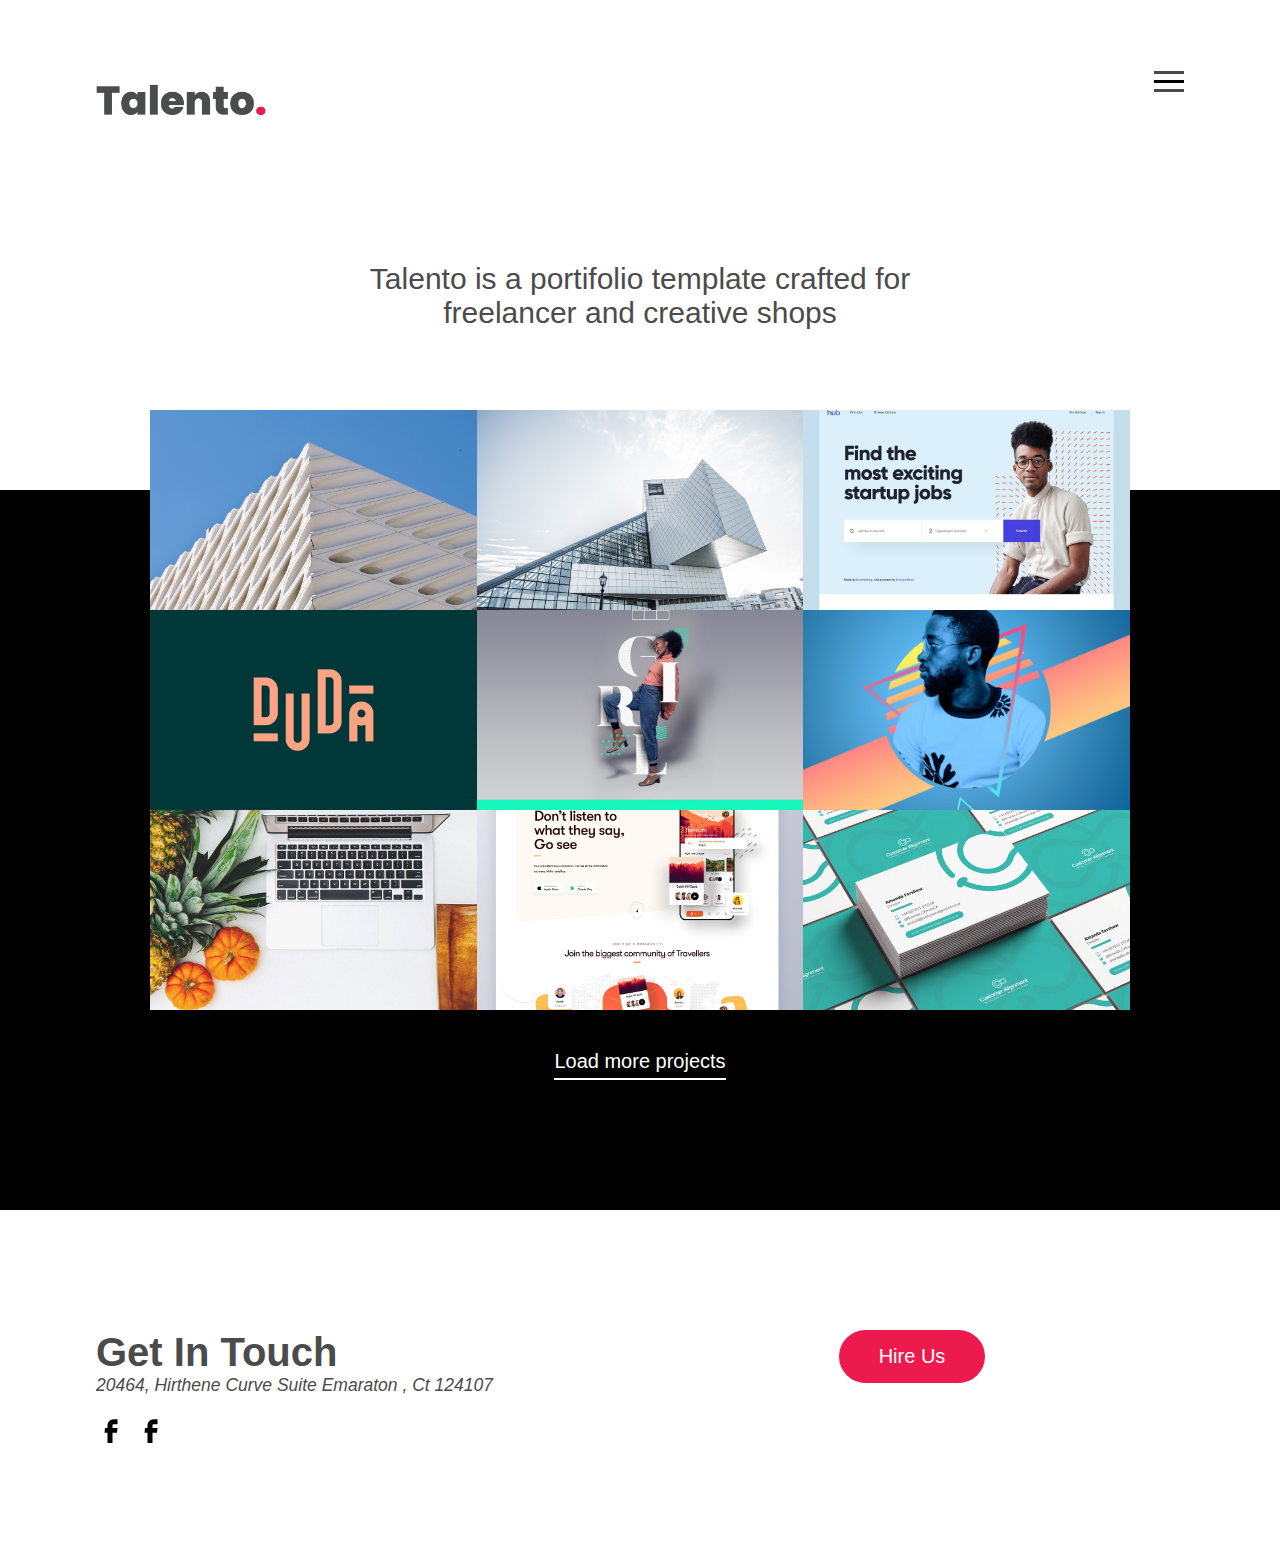
<file: index.html>
<!DOCTYPE html>
<html lang="en">

<head>
    <meta charset="UTF-8">
    <meta name="viewport" content="width=device-width, initial-scale=1.0">
    <meta http-equiv="X-UA-Compatible" content="ie=edge">
    <link rel="stylesheet" href="sass/main.css">

    <script src="js/app.js" defer></script>
    <script src="js/css.js" defer></script>
    <title>Run</title>
</head>

<body>
    <nav class="nav nav__slide-2">
        <ul class="nav__list">
            <li><a href="index.html" class="nav__item">Home</a></li>
            <li><a href="projects.html" class="nav__item">Projects</a></li>
            <li><a href="About.html" class="nav__item">About</a></li>
            <li><a href="#" class="nav__item">item-4</a></li>
            <li><a href="#" class="nav__item">item-5</a></li>
        </ul>
    </nav>
    <header class="header">

        <div class="header__logo">
            <img src="assets/logo/png/talento.png" alt="Logotype" class="header__logo-img">
        </div>

        <div class="header__menu">
            <menu type="toolbar" class="menu">
                <input type="checkbox" name="" id="menu">
                <span class="menu__span"></span>
            </menu>
        </div>
    </header>
    <section class="title__home title title--small ">
        <h1 class="heading heading--1">Talento is a portifolio template crafted for <strong>freelancer </strong> and
            <strong>creative shops</strong> </h1>
    </section>
    <section class="gallery gallery--black">
        <ul class="gallery__list">
            <li class="gallery__item">
                <template id="template">
                    <figure class="gallery__figure">
                        <img src="" alt="glalery Image 1" class="gallery__img">
                        <figcaption class="gallery__img-caption">
                            <span id="author"></span>
                            <p id="id1">at <a href="#">Maputo</a> </p>
                            <p>By Unaplash</p>
                        </figcaption>
                    </figure>
                </template>
                <figure class="gallery__figure" id="123">
                    <img src="img/1.jpg" alt="glalery Image 1" class="gallery__img">
                    <figcaption class="gallery__img-caption">
                        <span> Mode Tandem</span>
                        <p>20/15/200 at <a href="#">Maputo</a> </p>
                        <p>By Unaplash</p>
                    </figcaption>
                </figure>
            </li>
            <li class="gallery__item">
                <figure class="gallery__figure">
                    <img src="img/2.jpg" alt="glalery Image 1" class="gallery__img">
                    <figcaption class="gallery__img-caption">
                        <span> Project Scale</span>
                        <p>20/15/200 at <a href="#">Maputo</a> </p>
                        <p>By Unaplash</p>
                    </figcaption>
                </figure>
            </li>
            <li class="gallery__item">
                <figure class="gallery__figure">
                    <img src="img/3.jpg" alt="glalery Image 1" class="gallery__img">
                    <figcaption class="gallery__img-caption">
                        <span> Tandem Modo</span>
                        <p>20/15/200 at <a href="#">Maputo</a> </p>
                        <p>By Unaplash</p>
                    </figcaption>
                </figure>
            </li>
            <li class="gallery__item">
                <figure class="gallery__figure">
                    <img src="img/4.jpg" alt="glalery Image 1" class="gallery__img">
                    <figcaption class="gallery__img-caption">
                        <span> Lorem Tem</span>
                        <p>20/15/200 at <a href="#">Maputo</a> </p>
                        <p>By Unaplash</p>
                        b
                    </figcaption>
                </figure>
            </li>
            <li class="gallery__item">
                <figure class="gallery__figure">
                    <img src="img/5.jpg" alt="glalery Image 1" class="gallery__img">
                    <figcaption class="gallery__img-caption">
                        <span> Tandem Modo</span>
                        <p>20/15/200 at <a href="#">Maputo</a> </p>
                        <p>By Unaplash</p>
                    </figcaption>
                </figure>
            </li>
            <li class="gallery__item">
                <figure class="gallery__figure">
                    <img src="img/6.jpg" alt="glalery Image 1" class="gallery__img">
                    <figcaption class="gallery__img-caption">
                        <span> Ispum Modo</span>
                        <p>20/15/200 at <a href="#">Maputo</a> </p>
                        <p>By Unaplash</p>
                    </figcaption>
                </figure>
            </li>
            <li class="gallery__item">
                <figure class="gallery__figure">
                    <img src="img/7.jpg" alt="glalery Image 1" class="gallery__img">
                    <figcaption class="gallery__img-caption">
                        <span> Sundor Modo</span>
                        <p>20/15/200 at <a href="#">Maputo</a> </p>
                        <p>By Unaplash</p>
                    </figcaption>
                </figure>
            </li>
            <li class="gallery__item">
                <figure class="gallery__figure">
                    <img src="img/11.jpg" alt="glalery Image 1" class="gallery__img">
                    <figcaption class="gallery__img-caption">
                        <span> Culture Tandem</span>
                        <p>20/15/200 at <a href="#">Maputo</a> </p>
                        <p>By Unaplash</p>
                    </figcaption>
                </figure>
            </li>
            <li class="gallery__item">
                <figure class="gallery__figure">
                    <img src="img/10.jpg" alt="glalery Image 1" class="gallery__img">
                    <figcaption class="gallery__img-caption">
                        <span> Link Modo</span>
                        <p>20/15/200 at <a href="#">Maputo</a> </p>
                        <p>By Unaplash</p>
                    </figcaption>
                </figure>
            </li>
        </ul>
        <div class="gallery__btn ">
            <a href="#" class="btn btn-1 btn--white" id="gallery__btn">
                Load more projects
            </a>
        </div>

    </section>
    <footer class="footer">
        <div class="footer__info">
            <h2 class="heading heading--2">
                Get In Touch
            </h2>
            <address class="footer__adress">20464, Hirthene Curve Suite Emaraton , Ct 124107</address>
            <ul class="footer__social">
                <li class="footer__social-item">
                    <svg width="24" height="24" viewBox="0 0 24 24" fill="none" xmlns="http://www.w3.org/2000/svg">
                        <path d="M9.19795 21.5H13.198V13.4901H16.8021L17.198 9.50977H13.198V7.5C13.198 6.94772 13.6457 6.5 14.198 6.5H17.198V2.5H14.198C11.4365 2.5 9.19795 4.73858 9.19795 7.5V9.50977H7.19795L6.80206 13.4901H9.19795V21.5Z" />
                    </svg>
                </li>
                <li class="footer__social-item">
                    <svg width="24" height="24" viewBox="0 0 24 24" fill="none" xmlns="http://www.w3.org/2000/svg">
                        <path d="M9.19795 21.5H13.198V13.4901H16.8021L17.198 9.50977H13.198V7.5C13.198 6.94772 13.6457 6.5 14.198 6.5H17.198V2.5H14.198C11.4365 2.5 9.19795 4.73858 9.19795 7.5V9.50977H7.19795L6.80206 13.4901H9.19795V21.5Z" />
                    </svg>
                </li>
            </ul>
        </div>
        <div class="contact ">
            <form class="contatct__form makeVisibleNone displayNone">
                <span class="contact__close " >
                     
                </span>
                <input type="text" placeholder="Your Name" name="name">
                <input type="text" placeholder="Your Email" name="Email">
                <input type="text" placeholder="Company Name" name="company">
                <input type="text" placeholder="Phone Number" name="phone">
                <textarea name="msg" id="contact__msg" cols="30" rows="10"></textarea>
                <button class="btn btn-3" id="contactSubmision">Start a conversasion</button>
            </form>
            <button type="submit"  class="btn btn-2 makeVisibleGrid " id="hireus">Hire Us</button>
        </div>

    </footer>
</body>

</html>
</file>
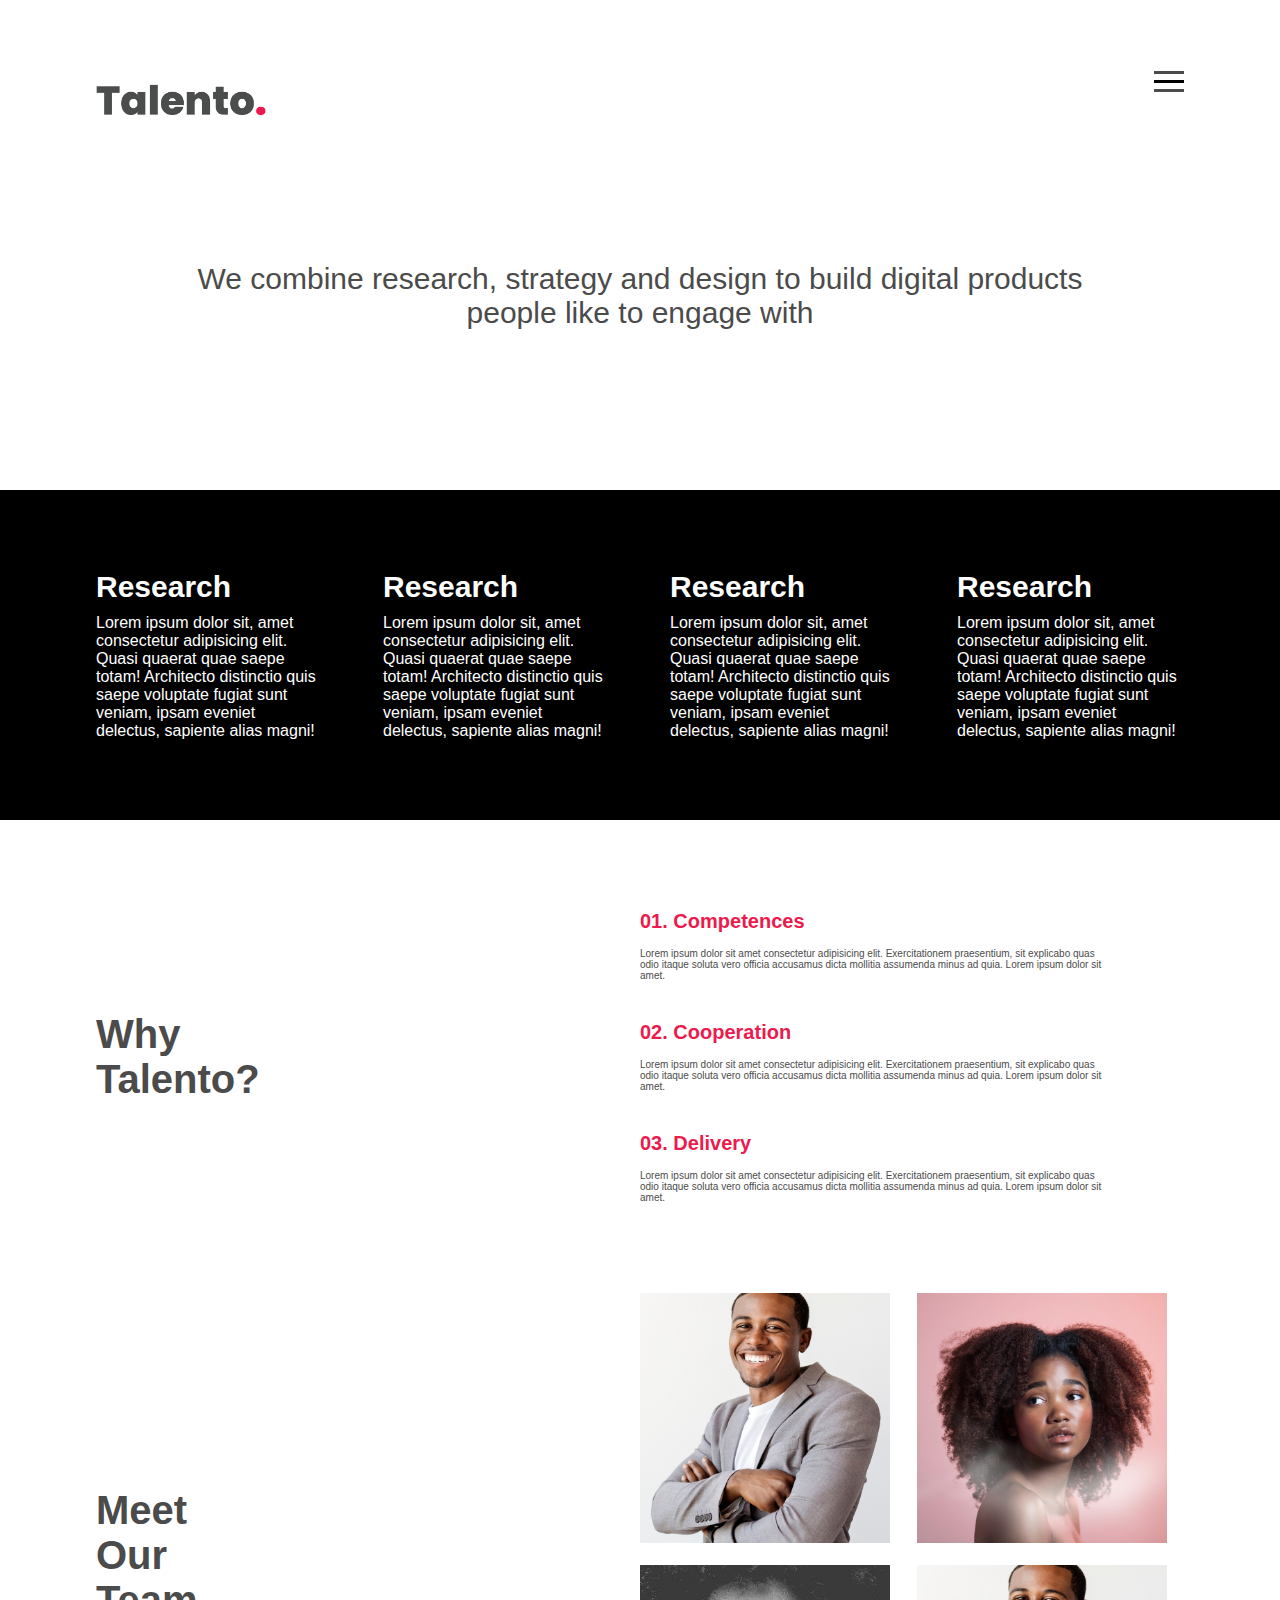
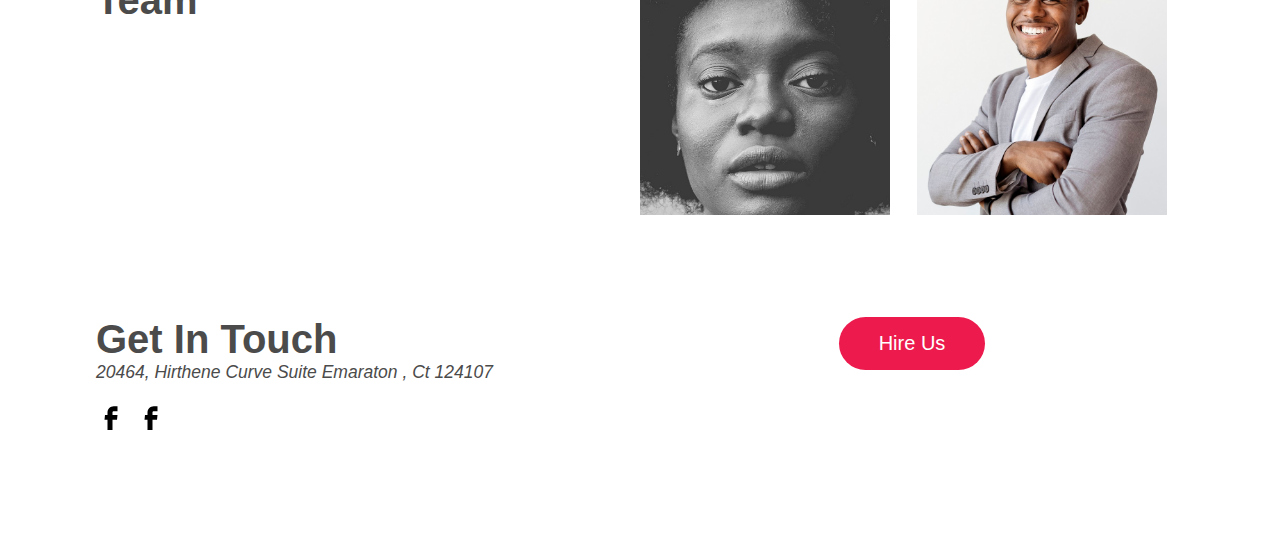
<file: About.html>
<!DOCTYPE html>
<html lang="en">

<head>
    <meta charset="UTF-8">
    <meta name="viewport" content="width=device-width, initial-scale=1.0">
    <meta http-equiv="X-UA-Compatible" content="ie=edge">
    <link rel="stylesheet" href="sass/main.css">

    <script src="js/app.js" defer></script>
    <script src="js/css.js" defer></script>
    <title>About Us</title>
</head>

<body>
    <nav class="nav nav__slide-2">
        <ul class="nav__list">
            <li><a href="index.html" class="nav__item">Home</a></li>
            <li><a href="projects.html" class="nav__item">Projects</a></li>
            <li><a href="About.html" class="nav__item">About</a></li>
            <li><a href="#" class="nav__item">item-4</a></li>
            <li><a href="#" class="nav__item">item-5</a></li>
        </ul>
    </nav>
    <header class="header">

        <div class="header__logo">
            <img src="assets/logo/png/talento.png" alt="Logotype" class="header__logo-img">
        </div>

        <div class="header__menu">
            <menu type="toolbar" class="menu">
                <input type="checkbox" name="" id="menu">
                <span class="menu__span"></span>
            </menu>
        </div>
    </header>
    <section class="title__home title title--wide ">
        <h1 class="heading heading--1">We combine research, strategy and design to build digital products people like
            to engage with</h1>
    </section>
    <section class="values">
        <ul class="values__list">
            <li class="values__item">
                <h2 class="values__item-title heading--4">
                    Research
                </h2>
                <p class="values__item-text">
                    Lorem ipsum dolor sit, amet consectetur adipisicing elit. Quasi quaerat quae saepe totam!
                    Architecto
                    distinctio quis saepe voluptate fugiat sunt veniam, ipsam eveniet delectus,
                    sapiente alias magni!
                </p>
            </li>
            <li class="values__item">
                <h2 class="values__item-title heading--4">
                    Research
                </h2>
                <p class="values__item-text">
                    Lorem ipsum dolor sit, amet consectetur adipisicing elit. Quasi quaerat quae saepe totam!
                    Architecto
                    distinctio quis saepe voluptate fugiat sunt veniam, ipsam eveniet delectus,
                    sapiente alias magni!
                </p>
            </li>
            <li class="values__item">
                <h2 class="values__item-title heading--4">
                    Research
                </h2>
                <p class="values__item-text">
                    Lorem ipsum dolor sit, amet consectetur adipisicing elit. Quasi quaerat quae saepe totam!
                    Architecto
                    distinctio quis saepe voluptate fugiat sunt veniam, ipsam eveniet delectus,
                    sapiente alias magni!
                </p>
            </li>
            <li class="values__item">
                <h2 class="values__item-title heading--4">
                    Research
                </h2>
                <p class="values__item-text">
                    Lorem ipsum dolor sit, amet consectetur adipisicing elit. Quasi quaerat quae saepe totam!
                    Architecto
                    distinctio quis saepe voluptate fugiat sunt veniam, ipsam eveniet delectus,
                    sapiente alias magni!
                </p>
            </li>
        </ul>


    </section>
    <section class="about why">
        <h1>
            Why<br>
            Talento?
        </h1>
        <ul class="atributes">
            <li class="atributes__item">
                <h3 class="heading--5 atributes__item--heading">
                    01. Competences
                </h3>
                <p class="atributes__item--paragraph">
                    Lorem ipsum dolor sit amet consectetur adipisicing elit.
                    Exercitationem praesentium, sit explicabo quas odio itaque soluta vero officia accusamus dicta
                    mollitia assumenda minus ad quia. Lorem ipsum dolor sit amet.
                </p>
            </li>
            <li class="atributes__item">
                <h3 class="heading--5 atributes__item--heading">
                    02. Cooperation
                </h3>
                <p class="atributes__item--paragraph">
                    Lorem ipsum dolor sit amet consectetur adipisicing elit.
                    Exercitationem praesentium, sit explicabo quas odio itaque soluta vero officia accusamus dicta
                    mollitia assumenda minus ad quia. Lorem ipsum dolor sit amet.
                </p>
            </li>
            <li class="atributes__item">
                <h3 class="heading--5 atributes__item--heading">
                    03. Delivery
                </h3>
                <p class="atributes__item--paragraph">
                    Lorem ipsum dolor sit amet consectetur adipisicing elit.
                    Exercitationem praesentium, sit explicabo quas odio itaque soluta vero officia accusamus dicta
                    mollitia assumenda minus ad quia. Lorem ipsum dolor sit amet.
                </p>
            </li>
        </ul>
    </section>

    <section class="about team"  style="margin-bottom: 6rem;">
        <h1>
            Meet<br>
            Our <br>
            Team
        </h1>
        <ul class="team__list">
        
            <li class="team__element">
                    <figure class="person">
                        <img src="img/port-1.jpg" alt="" srcset="" class="person__photo">
                         
                    </figure>
                </li>
                <li class="team__element">
                        <figure class="person">
                            <img src="img/port-2.jpg" alt="" srcset="" class="person__photo">
                             
                        </figure>
                    </li>
                    <li class="team__element">
                            <figure class="person">
                                <img src="img/port-3.jpg" alt="" srcset="" class="person__photo">
                                 
                            </figure>
                        </li>
                        <li class="team__element">
                                <figure class="person">
                                    <img src="img/port-1.jpg" alt="" srcset="" class="person__photo">
                                     
                                </figure>
                            </li>
        
        </ul>
    </section>

    <footer class="footer">
        <div class="footer__info">
            <h2 class="heading heading--2">
                Get In Touch
            </h2>
            <address class="footer__adress">20464, Hirthene Curve Suite Emaraton , Ct 124107</address>
            <ul class="footer__social">
                <li class="footer__social-item">
                    <svg width="24" height="24" viewBox="0 0 24 24" fill="none" xmlns="http://www.w3.org/2000/svg">
                        <path d="M9.19795 21.5H13.198V13.4901H16.8021L17.198 9.50977H13.198V7.5C13.198 6.94772 13.6457 6.5 14.198 6.5H17.198V2.5H14.198C11.4365 2.5 9.19795 4.73858 9.19795 7.5V9.50977H7.19795L6.80206 13.4901H9.19795V21.5Z" />
                    </svg>
                </li>
                <li class="footer__social-item">
                    <svg width="24" height="24" viewBox="0 0 24 24" fill="none" xmlns="http://www.w3.org/2000/svg">
                        <path d="M9.19795 21.5H13.198V13.4901H16.8021L17.198 9.50977H13.198V7.5C13.198 6.94772 13.6457 6.5 14.198 6.5H17.198V2.5H14.198C11.4365 2.5 9.19795 4.73858 9.19795 7.5V9.50977H7.19795L6.80206 13.4901H9.19795V21.5Z" />
                    </svg>
                </li>
            </ul>
        </div>
        <div class="contact ">
            <form class="contatct__form makeVisibleNone displayNone">
                <span class="contact__close ">

                </span>
                <input type="text" placeholder="Your Name" name="name">
                <input type="text" placeholder="Your Email" name="Email">
                <input type="text" placeholder="Company Name" name="company">
                <input type="text" placeholder="Phone Number" name="phone">
                <textarea name="msg" id="contact__msg" cols="30" rows="10"></textarea>
                <button class="btn btn-3" id="contactSubmision">Start a conversasion</button>
            </form>
            <button type="submit" class="btn btn-2 makeVisibleGrid " id="hireus">Hire Us</button>
        </div>

    </footer>
</body>

</html>
</file>
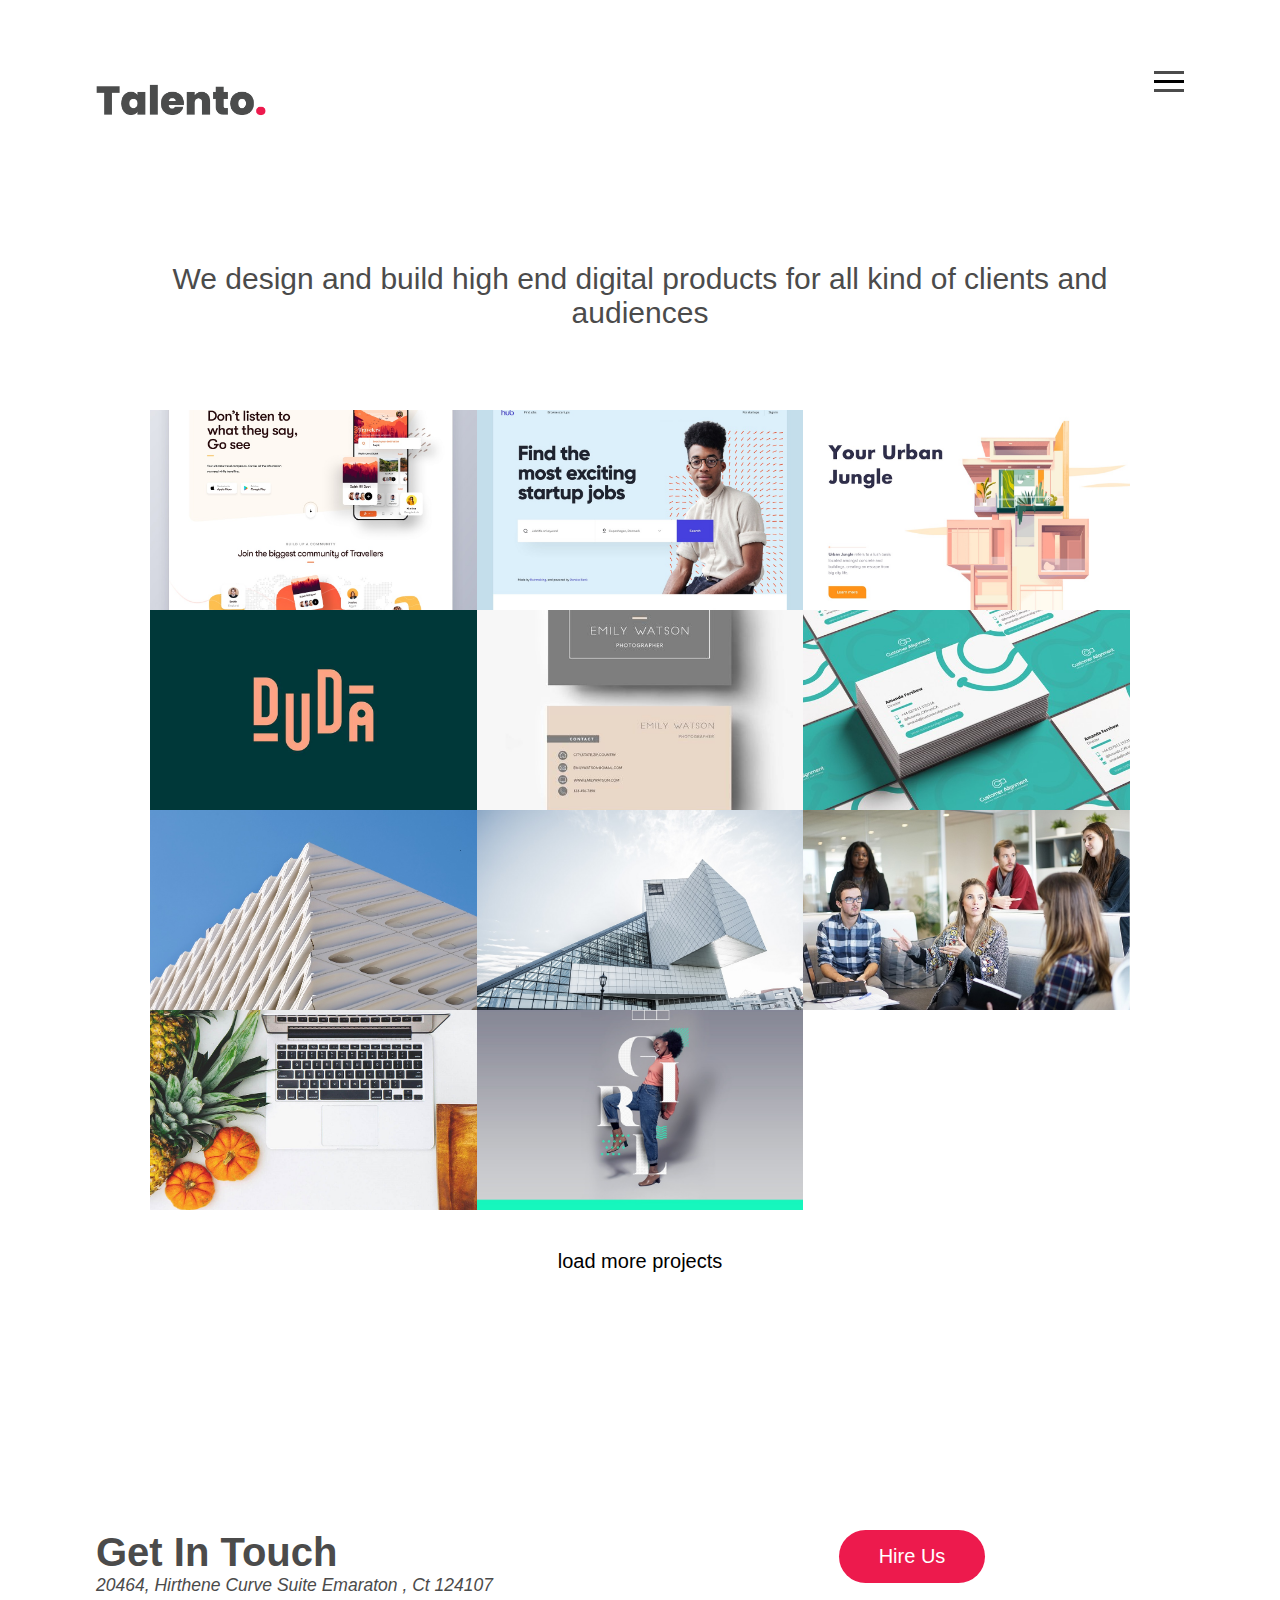
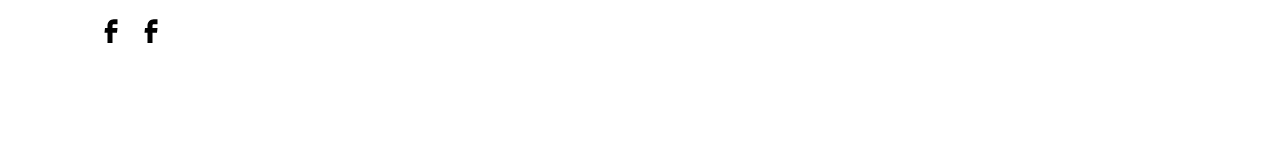
<file: projects.html>
<!DOCTYPE html>
<html lang="en">

<head>
    <meta charset="UTF-8">
    <meta name="viewport" content="width=device-width, initial-scale=1.0">
    <meta http-equiv="X-UA-Compatible" content="ie=edge">
    <link rel="stylesheet" href="sass/main.css">

    <script src="js/app.js" defer></script>
    <script src="js/css.js" defer></script>
    <title>projects - We design and build high end digital products </title>
</head>

<body>
    <nav class="nav nav__slide-2">
        <ul class="nav__list">
            <li><a href="index.html" class="nav__item">Home</a></li>
            <li><a href="projects.html" class="nav__item">Projects</a></li>
            <li><a href="About.html" class="nav__item">About</a></li>
            <li><a href="#" class="nav__item">item-4</a></li>
            <li><a href="#" class="nav__item">item-5</a></li>
        </ul>
    </nav>
    <header class="header">

        <div class="header__logo">
            <img src="assets/logo/png/talento.png" alt="Logotype" class="header__logo-img">
        </div>

        <div class="header__menu">
            <menu type="toolbar" class="menu">
                <input type="checkbox" name="" id="menu">
                <span class="menu__span"></span>
            </menu>
        </div>
    </header>
    <section class="title__home title  title--wide">
        <h1 class="heading heading--1">We design and build high end digital products for all kind of clients and audiences </h1>
    </section>
    <section class="gallery  gallery--white">
        <ul class="gallery__list">
            <li class="gallery__item">
                <figure class="gallery__figure">
                    <img src="img/11.jpg" alt="glalery Image 1" class="gallery__img">
                    <figcaption class="gallery__img-caption">
                        <span> Ispum Modo</span>
                        <p>20/15/200 at <a href="#">Maputo</a> </p>
                        <p>By Unaplash</p>
                    </figcaption>
                </figure>
            </li>
            <li class="gallery__item">
                <figure class="gallery__figure">
                    <img src="img/3.jpg" alt="glalery Image 1" class="gallery__img">
                    <figcaption class="gallery__img-caption">
                        <span> Sundor Modo</span>
                        <p>20/15/200 at <a href="#">Maputo</a> </p>
                        <p>By Unaplash</p>
                    </figcaption>
                </figure>
            </li>
            <li class="gallery__item">
                <figure class="gallery__figure">
                    <img src="img/14.jpg" alt="glalery Image 1" class="gallery__img">
                    <figcaption class="gallery__img-caption">
                        <span> Link Modo</span>
                        <p>20/15/200 at <a href="#">Maputo</a> </p>
                        <p>By Unaplash</p>
                    </figcaption>
                </figure>
            </li>
            <li class="gallery__item">
                <figure class="gallery__figure">
                    <img src="img/4.jpg" alt="glalery Image 1" class="gallery__img">
                    <figcaption class="gallery__img-caption">
                        <span> Link Modo</span>
                        <p>20/15/200 at <a href="#">Maputo</a> </p>
                        <p>By Unaplash</p>
                    </figcaption>
                </figure>
            </li>
            <li class="gallery__item">
                <figure class="gallery__figure">
                    <img src="img/0.jpg" alt="glalery Image 1" class="gallery__img">
                    <figcaption class="gallery__img-caption">
                        <span> Link Modo</span>
                        <p>20/15/200 at <a href="#">Maputo</a> </p>
                        <p>By Unaplash</p>
                    </figcaption>
                </figure>
            </li>
            <li class="gallery__item">
                <figure class="gallery__figure">
                    <img src="img/10.jpg" alt="glalery Image 1" class="gallery__img">
                    <figcaption class="gallery__img-caption">
                        <span> Link Modo</span>
                        <p>20/15/200 at <a href="#">Maputo</a> </p>
                        <p>By Unaplash</p>
                    </figcaption>
                </figure>
            </li>
            <li class="gallery__item">
                <figure class="gallery__figure">
                    <img src="img/1.jpg" alt="glalery Image 1" class="gallery__img">
                    <figcaption class="gallery__img-caption">
                        <span> Link Modo</span>
                        <p>20/15/200 at <a href="#">Maputo</a> </p>
                        <p>By Unaplash</p>
                    </figcaption>
                </figure>
            </li>
            <li class="gallery__item">
                <figure class="gallery__figure">
                    <img src="img/2.jpg" alt="glalery Image 1" class="gallery__img">
                    <figcaption class="gallery__img-caption">
                        <span> Link Modo</span>
                        <p>20/15/200 at <a href="#">Maputo</a> </p>
                        <p>By Unaplash</p>
                    </figcaption>
                </figure>
            </li>

            <li class="gallery__item">
                <figure class="gallery__figure">
                    <img src="img/9.jpg" alt="glalery Image 1" class="gallery__img">
                    <figcaption class="gallery__img-caption">
                        <span> Link Modo</span>
                        <p>20/15/200 at <a href="#">Maputo</a> </p>
                        <p>By Unaplash</p>
                    </figcaption>
                </figure>
            </li>
            <li class="gallery__item">
                <figure class="gallery__figure">
                    <img src="img/7.jpg" alt="glalery Image 1" class="gallery__img">
                    <figcaption class="gallery__img-caption">
                        <span> Link Modo</span>
                        <p>20/15/200 at <a href="#">Maputo</a> </p>
                        <p>By Unaplash</p>
                    </figcaption>
                </figure>
            </li>
            <li class="gallery__item">
                <figure class="gallery__figure">
                    <img src="img/5.jpg" alt="glalery Image 1" class="gallery__img">
                    <figcaption class="gallery__img-caption">
                        <span> Link Modo</span>
                        <p>20/15/200 at <a href="#">Maputo</a> </p>
                        <p>By Unaplash</p>
                    </figcaption>
                </figure>
            </li>
        </ul>
        <div class="gallery__btn ">
            <a href="#" class="btn btn-1 btn--black" id="gallery__btn ">
                load more projects
            </a>
        </div>

    </section>
    <footer class="footer">
        <div class="footer__info">
            <h2 class="heading heading--2">
                Get In Touch
            </h2>
            <address class="footer__adress">20464, Hirthene Curve Suite Emaraton , Ct 124107</address>
            <ul class="footer__social">
                <li class="footer__social-item">
                    <svg width="24" height="24" viewBox="0 0 24 24" fill="none" xmlns="http://www.w3.org/2000/svg">
                        <path d="M9.19795 21.5H13.198V13.4901H16.8021L17.198 9.50977H13.198V7.5C13.198 6.94772 13.6457 6.5 14.198 6.5H17.198V2.5H14.198C11.4365 2.5 9.19795 4.73858 9.19795 7.5V9.50977H7.19795L6.80206 13.4901H9.19795V21.5Z" />
                    </svg>
                </li>
                <li class="footer__social-item">
                    <svg width="24" height="24" viewBox="0 0 24 24" fill="none" xmlns="http://www.w3.org/2000/svg">
                        <path d="M9.19795 21.5H13.198V13.4901H16.8021L17.198 9.50977H13.198V7.5C13.198 6.94772 13.6457 6.5 14.198 6.5H17.198V2.5H14.198C11.4365 2.5 9.19795 4.73858 9.19795 7.5V9.50977H7.19795L6.80206 13.4901H9.19795V21.5Z" />
                    </svg>
                </li>
            </ul>
        </div>
        <div class="contact ">
            <form class="contatct__form makeVisibleNone displayNone">
                <span class="contact__close " >
                     
                </span>
                <input type="text" placeholder="Your Name" name="name">
                <input type="text" placeholder="Your Email" name="Email">
                <input type="text" placeholder="Company Name" name="company">
                <input type="text" placeholder="Phone Number" name="phone">
                <textarea name="msg" id="contact__msg" cols="30" rows="10"></textarea>
                <button class="btn btn-3" id="contactSubmision">Start a conversasion</button>
            </form>
            <button type="submit"  class="btn btn-2 makeVisibleGrid " id="hireus">Hire Us</button>
        </div>

    </footer>
</body>

</html>
</file>
<file: sass/main.css>
.heading--1 {
  font-weight: 300;
  font-size: 3rem;
}

.heading--2 {
  font-size: 4rem;
  font-weight: 600;
}

.heading--4 {
  font-size: 3rem;
  font-weight: 700;
}

.heading--5 {
  font-size: 2rem;
  font-weight: 700;
}

.footer {
  -ms-grid-row: 6;
  -ms-grid-row-span: 1;
  grid-row: 6/7;
  -ms-grid-column: 2;
  -ms-grid-column-span: 1;
  grid-column: 2/3;
  display: -webkit-box;
  display: -ms-flexbox;
  display: flex;
  -webkit-box-align: start;
      -ms-flex-align: start;
          align-items: flex-start;
  -webkit-box-pack: justify;
      -ms-flex-pack: justify;
          justify-content: space-between;
  margin-bottom: 10rem;
}

.footer__social {
  display: -webkit-box;
  display: -ms-flexbox;
  display: flex;
  list-style: none;
}

.footer__social-item {
  padding-right: 1rem;
  margin-top: 2rem;
}

.footer__social-item svg {
  fill: black;
  width: 3rem;
  height: 3rem;
}

.footer__adress {
  font-size: 1.75rem;
}

.contact {
  -webkit-box-flex: 0;
      -ms-flex: 0 0 50%;
          flex: 0 0 50%;
  display: -webkit-box;
  display: -ms-flexbox;
  display: flex;
  -webkit-box-pack: center;
      -ms-flex-pack: center;
          justify-content: center;
}

.contact form {
  position: relative;
  width: 100%;
  height: 100%;
  -ms-grid-columns: 1fr 1fr;
      grid-template-columns: 1fr 1fr;
  -ms-grid-rows: 1fr 1fr 2fr;
      grid-template-rows: 1fr 1fr 2fr;
  grid-gap: 2rem 4rem;
}

.contact form input {
  padding: 2rem 1rem;
  height: 60%;
  display: inline;
}

.contact form input, .contact form textarea {
  border: 1.5pt solid rgba(75, 75, 75, 0.2);
  -webkit-transition: all .3s;
  transition: all .3s;
  color: #4b4b4b;
  font-size: 1.2rem;
}

.contact form input:focus, .contact form textarea:focus {
  outline: none;
  border: 1.5pt solid rgba(237, 26, 77, 0.2);
}

.contact form textarea {
  grid-column: 1/-1;
  width: 100%;
  padding: 1rem;
}

.contact form .btn {
  grid-column: 1/-1;
  width: 100%;
  height: 100%;
  position: relative;
}

.contact__btn {
  position: relative;
}

.contact__close {
  width: 5rem;
  height: 3rem;
  background: transparent;
  position: absolute;
  margin-top: -4rem;
  right: 0;
}

.contact__close::after, .contact__close::before {
  width: 3rem;
  height: .3rem;
  content: "";
  display: block;
  background: currentColor;
  -webkit-transition: all .3s;
  transition: all .3s;
}

.contact__close::after {
  -webkit-transform: translateY(-0.5rem) rotate(45deg);
          transform: translateY(-0.5rem) rotate(45deg);
  background-color: #ed1a4d;
}

.contact__close::before {
  -webkit-transform: translateY(-0.3rem) rotate(-45deg);
          transform: translateY(-0.3rem) rotate(-45deg);
  background-color: #ed1a4d;
}

.makeVisibleGrid {
  display: -ms-grid;
  display: grid;
  opacity: 1;
  -webkit-animation: pullUp .5s ease forwards;
          animation: pullUp .5s ease forwards;
}

.makeVisibleNone {
  display: -ms-grid;
  display: grid;
  opacity: 0 !important;
  -webkit-animation: pullDown 1s ease  forwards;
          animation: pullDown 1s ease  forwards;
}

@-webkit-keyframes pullUp {
  from {
    opacity: 0;
    -webkit-transform: translateY(20%);
            transform: translateY(20%);
  }
  to {
    opacity: 1;
    -webkit-transform: translateY(0);
            transform: translateY(0);
  }
}

@keyframes pullUp {
  from {
    opacity: 0;
    -webkit-transform: translateY(20%);
            transform: translateY(20%);
  }
  to {
    opacity: 1;
    -webkit-transform: translateY(0);
            transform: translateY(0);
  }
}

@-webkit-keyframes pullDown {
  0% {
    display: grid;
    opacity: 1;
    -webkit-transform: translateY(0);
            transform: translateY(0);
  }
  100% {
    opacity: 0;
    -webkit-transform: translateY(40%);
            transform: translateY(40%);
  }
}

@keyframes pullDown {
  0% {
    display: -ms-grid;
    display: grid;
    opacity: 1;
    -webkit-transform: translateY(0);
            transform: translateY(0);
  }
  100% {
    opacity: 0;
    -webkit-transform: translateY(40%);
            transform: translateY(40%);
  }
}

.displayNone {
  display: none;
}

.header {
  display: -webkit-box;
  display: -ms-flexbox;
  display: flex;
  -ms-grid-row: 1;
  -ms-grid-row-span: 1;
  grid-row: 1/2;
  -ms-grid-column: 2;
  -ms-grid-column-span: 1;
  grid-column: 2/3;
  margin-top: 8rem;
  -webkit-box-pack: justify;
      -ms-flex-pack: justify;
          justify-content: space-between;
}

.header__logo {
  display: block;
}

.header__logo-img {
  height: 4rem;
}

.title {
  margin: 10rem auto 12rem auto;
  text-align: center;
}

.title--wide {
  width: 90%;
}

.title--small {
  width: 50%;
}

.title__home {
  -ms-grid-row: 2;
  -ms-grid-row-span: 1;
  grid-row: 2/3;
  -ms-grid-column: 2;
  -ms-grid-column-span: 1;
  grid-column: 2/3;
}

*, *::before, *::after {
  -webkit-box-sizing: border-box;
          box-sizing: border-box;
  padding: 0;
  margin: 0;
  list-style: none;
}

html {
  font-size: 62.5%;
}

body {
  font-family: "Poppins", Sans-serif;
  font-weight: 400;
  color: #4b4b4b;
  display: -ms-grid;
  display: grid;
  -ms-grid-columns: 1fr 85vw 1fr;
      grid-template-columns: 1fr 85vw 1fr;
  -ms-grid-rows: 1fr;
      grid-template-rows: 1fr;
  grid-row-gap: 4rem;
}

.values {
  background: black;
  -ms-grid-row: 3;
  -ms-grid-row-span: 1;
  grid-row: 3/4;
  grid-column: 1/-1;
  padding: 8rem 0;
  color: #ffffff;
  display: -ms-grid;
  display: grid;
  -ms-grid-columns: 1fr 85vw 1fr;
      grid-template-columns: 1fr 85vw 1fr;
}

.values__list {
  -ms-grid-column: 2;
  -ms-grid-column-span: 1;
  grid-column: 2/3;
  display: -ms-grid;
  display: grid;
  -ms-grid-columns: (minmax(14rem, 1fr))[auto-fit];
      grid-template-columns: repeat(auto-fit, minmax(14rem, 1fr));
  grid-column-gap: 6rem;
}

.values__item-title {
  padding-bottom: 1rem;
}

.values__item-text {
  font-size: 1.6rem;
  font-weight: 200;
}

.about {
  display: -ms-grid;
  display: grid;
  -ms-grid-columns: (minmax(50%, 1fr))[auto-fit];
      grid-template-columns: repeat(auto-fit, minmax(50%, 1fr));
  margin-top: 5rem;
  grid-column: 2/-2;
}

.about.why {
  -ms-grid-row: 4;
  -ms-grid-row-span: 1;
  grid-row: 4/5;
}

.about.why .atributes__item:not(:last-child) {
  margin-bottom: 4rem;
}

.about.why .atributes__item--heading {
  color: #ed1a4d;
  padding-bottom: 1.5rem;
}

.about.why .atributes__item--paragraph {
  font-weight: 200;
  width: 85%;
}

.about.team {
  -ms-grid-row: 5;
  -ms-grid-row-span: 1;
  grid-row: 5/6;
}

.about.team .team__list {
  display: -ms-grid;
  display: grid;
  -ms-grid-columns: 1fr 1fr;
      grid-template-columns: 1fr 1fr;
  grid-column-gap: 1rem;
  grid-row-gap: 2rem;
}

.about > h1 {
  font-size: 4rem;
  text-align: left;
  display: -webkit-box;
  display: -ms-flexbox;
  display: flex;
  -webkit-box-align: center;
      -ms-flex-align: center;
          align-items: center;
  -webkit-box-pack: left;
      -ms-flex-pack: left;
          justify-content: left;
}

.person__photo {
  height: 25rem;
  width: 25rem;
  -o-object-fit: cover;
     object-fit: cover;
}

.gallery {
  -ms-grid-row: 3;
  -ms-grid-row-span: 1;
  grid-row: 3/4;
  grid-column: 1/-1;
  padding: 0 15rem 10rem 15rem;
}

.gallery--black {
  background: #000;
}

.gallery--white {
  background: #ffffff;
}

.gallery__list {
  display: -ms-grid;
  display: grid;
  -ms-grid-columns: (minmax(30rem, 1fr))[auto-fit];
      grid-template-columns: repeat(auto-fit, minmax(30rem, 1fr));
  margin-top: -8rem;
}

.gallery__item {
  background: #ed1a4d;
  list-style: none;
}

.gallery__figure {
  position: relative;
  height: 20rem;
}

.gallery__img {
  display: block;
  width: 100%;
  height: 100%;
  -o-object-fit: cover;
     object-fit: cover;
}

.gallery__img-caption {
  position: absolute;
  top: 0;
  left: 0;
  background: rgba(237, 26, 77, 0.5);
  width: 100%;
  height: 100%;
  color: #ffffff;
  padding: 3rem 0 1rem 2rem;
  opacity: 0;
  -webkit-transition: opacity .3s ease;
  transition: opacity .3s ease;
}

.gallery__img-caption > * {
  opacity: 0;
  -webkit-transform: translateY(100%);
          transform: translateY(100%);
  -webkit-transition: opacity .2s ease .20s, -webkit-transform .5s ease .20s;
  transition: opacity .2s ease .20s, -webkit-transform .5s ease .20s;
  transition: transform .5s ease .20s, opacity .2s ease .20s;
  transition: transform .5s ease .20s, opacity .2s ease .20s, -webkit-transform .5s ease .20s;
}

.gallery__img-caption:hover {
  opacity: 1;
}

.gallery__img-caption:hover > * {
  opacity: 1;
  -webkit-transform: translateY(-50%);
          transform: translateY(-50%);
}

.gallery__img-caption > span {
  font-size: 2rem;
  display: block;
  font-weight: 600;
}

.gallery__img-caption p {
  font-weight: 300;
}

.gallery__img-caption p > a {
  text-decoration: underline;
  color: #ffffff;
}

.gallery__btn {
  margin: 3rem auto;
  text-align: center;
}

.btn {
  font-size: 2rem;
  list-style: none;
  text-decoration: none;
  outline: none;
  border: none;
}

.btn--black {
  color: #000;
  -webkit-transition: color .25s ease .25s;
  transition: color .25s ease .25s;
}

.btn--black:hover {
  color: white !important;
}

.btn--white {
  color: #ffffff;
}

.btn-1 {
  display: inline-block;
  position: relative;
  z-index: 10;
  padding: 0 1rem;
  padding-top: 1rem;
  text-align: center;
}

.btn-1::after {
  content: "";
  width: 100%;
  height: 1.5pt;
  margin-top: 4pt;
  display: block;
  background: #ffffff;
  -webkit-transition: all .3s ease;
  transition: all .3s ease;
  background-origin: center;
  z-index: -1;
}

.btn-1:hover::after {
  width: 0%;
  background: #ed1a4d;
}

.btn-1::before {
  content: '';
  width: 0;
  height: 100%;
  display: inline-block;
  position: absolute;
  -webkit-transform: translate(-1rem, -0.75rem);
          transform: translate(-1rem, -0.75rem);
  -webkit-transition: all .3s ease .35s;
  transition: all .3s ease .35s;
  background-origin: center;
  z-index: -1;
}

.btn-1:hover::before {
  width: 100%;
  background: #ed1a4d;
  border-radius: 100rem;
}

.btn-2, .btn-3 {
  color: #ffffff;
  padding: 1.5rem 4rem;
}

.btn-2 {
  background: #ed1a4d;
  border-radius: 100rem;
}

.btn-2:hover {
  -webkit-filter: brightness(1.1);
          filter: brightness(1.1);
}

.btn-3 {
  font-size: 1.2rem;
  position: relative;
  overflow: hidden;
  background: transparent;
  border-top: 1.75pt solid transparent;
  border-bottom: 1.75pt solid transparent;
  border-right: 1.75pt solid transparent;
  border-left: 1.75pt solid transparent;
  -webkit-transition: border-top .2s ease-in-out .30s, border-right .2s ease-in-out .38s  ,border-bottom .2s ease-in-out .14s,border-left .2s ease-in-out .25s;
  transition: border-top .2s ease-in-out .30s, border-right .2s ease-in-out .38s  ,border-bottom .2s ease-in-out .14s,border-left .2s ease-in-out .25s;
}

.btn-3:hover::after {
  height: 0%;
  -webkit-transition: height .25s ease-in-out;
  transition: height .25s ease-in-out;
}

.btn-3:hover {
  background-image: -webkit-gradient(linear, left bottom, right top, from(#ed1a4d), to(#ee3d11));
  background-image: linear-gradient(to right top, #ed1a4d, #ee3d11);
  -webkit-background-clip: text;
  color: transparent;
  -webkit-transition: color .2s ease .2s;
  transition: color .2s ease .2s;
  font-weight: bold;
  border-top: 1.75pt solid #ed1a4d;
  border-bottom: 1.75pt solid #ed1a4d;
  border-right: 1.75pt solid #ed1a4d;
  border-left: 1.75pt solid #ed1a4d;
  -webkit-transition: border-top .2s ease-in-out .30s, border-right .2s ease-in-out .38s  ,border-bottom .2s ease-in-out .14s,border-left .2s ease-in-out .25s;
  transition: border-top .2s ease-in-out .30s, border-right .2s ease-in-out .38s  ,border-bottom .2s ease-in-out .14s,border-left .2s ease-in-out .25s;
}

.btn-3::after {
  content: "";
  display: block;
  background: #ed1a4d;
  height: 100%;
  width: 100%;
  position: absolute;
  bottom: 0;
  left: 0;
  z-index: -10;
  -webkit-transition: height .25s ease-in-out .25s;
  transition: height .25s ease-in-out .25s;
}

.menu {
  width: auto;
  height: 1rem;
  position: relative;
  display: block;
  z-index: 10001;
}

.menu__span {
  display: block;
  width: 3rem;
  height: .3rem;
  background: #000;
}

.menu__span::after, .menu__span::before {
  width: 3rem;
  height: .3rem;
  content: "";
  display: block;
  background: currentColor;
  -webkit-transition: all .3s;
  transition: all .3s;
}

.menu__span::after {
  -webkit-transform: translateY(-1.2rem);
          transform: translateY(-1.2rem);
}

.menu__span::before {
  -webkit-transform: translateY(0.9rem);
          transform: translateY(0.9rem);
}

#menu {
  width: 5rem;
  height: 3rem;
  position: absolute;
  -webkit-transform: translateY(-50%) translateX(-20%);
          transform: translateY(-50%) translateX(-20%);
  opacity: 0;
  z-index: 10001;
}

#menu:checked {
  position: fixed;
}

#menu:checked ~ .menu__span {
  background-color: transparent;
}

#menu:checked ~ .menu__span::after {
  position: fixed;
  -webkit-transform: translateY(-0.4rem) rotate(45deg);
          transform: translateY(-0.4rem) rotate(45deg);
  background-color: #ffffff;
}

#menu:checked ~ .menu__span::before {
  -webkit-transform: translateY(-0.4rem) rotate(-45deg);
          transform: translateY(-0.4rem) rotate(-45deg);
  background-color: #ffffff;
  position: fixed;
}

.nav {
  position: fixed;
  width: 98.79vw;
  height: 100vh;
  background: #ed1a4d;
  z-index: 999;
  display: -webkit-box;
  display: -ms-flexbox;
  display: flex;
  -webkit-box-align: center;
      -ms-flex-align: center;
          align-items: center;
  -webkit-box-pack: center;
      -ms-flex-pack: center;
          justify-content: center;
  opacity: 0;
  -webkit-transform: translateX(95%);
          transform: translateX(95%);
  -webkit-transition: opacity .03s ease-in-out .3s, -webkit-transform .28s ease-in-out .02s;
  transition: opacity .03s ease-in-out .3s, -webkit-transform .28s ease-in-out .02s;
  transition: transform .28s ease-in-out .02s, opacity .03s ease-in-out .3s;
  transition: transform .28s ease-in-out .02s, opacity .03s ease-in-out .3s, -webkit-transform .28s ease-in-out .02s;
}

.nav__slide {
  opacity: 1;
  -webkit-transform: translateX(0);
          transform: translateX(0);
  -webkit-transition: opacity .03s ease-in-out, -webkit-transform .28s ease-in-out .02s;
  transition: opacity .03s ease-in-out, -webkit-transform .28s ease-in-out .02s;
  transition: transform .28s ease-in-out .02s, opacity .03s ease-in-out;
  transition: transform .28s ease-in-out .02s, opacity .03s ease-in-out, -webkit-transform .28s ease-in-out .02s;
}

.nav__item {
  display: block;
  font-size: 3.2rem;
  font-weight: 200;
  color: #ffffff;
  padding: 2rem 6rem;
  text-decoration: none;
  text-transform: uppercase;
  margin-bottom: 1rem;
  border-radius: 100px;
  display: -webkit-box;
  display: -ms-flexbox;
  display: flex;
  -webkit-box-pack: center;
      -ms-flex-pack: center;
          justify-content: center;
  -webkit-box-orient: vertical;
  -webkit-box-direction: normal;
      -ms-flex-direction: column;
          flex-direction: column;
  -webkit-box-align: center;
      -ms-flex-align: center;
          align-items: center;
}

.nav__item::after {
  content: "";
  width: 4%;
  height: .175rem;
  background: currentColor;
  display: block;
  -webkit-transition: width 0.3s ease 0.04s;
  transition: width 0.3s ease 0.04s;
}

.nav__item:hover::after {
  width: 130%;
}
/*# sourceMappingURL=main.css.map */
</file>
